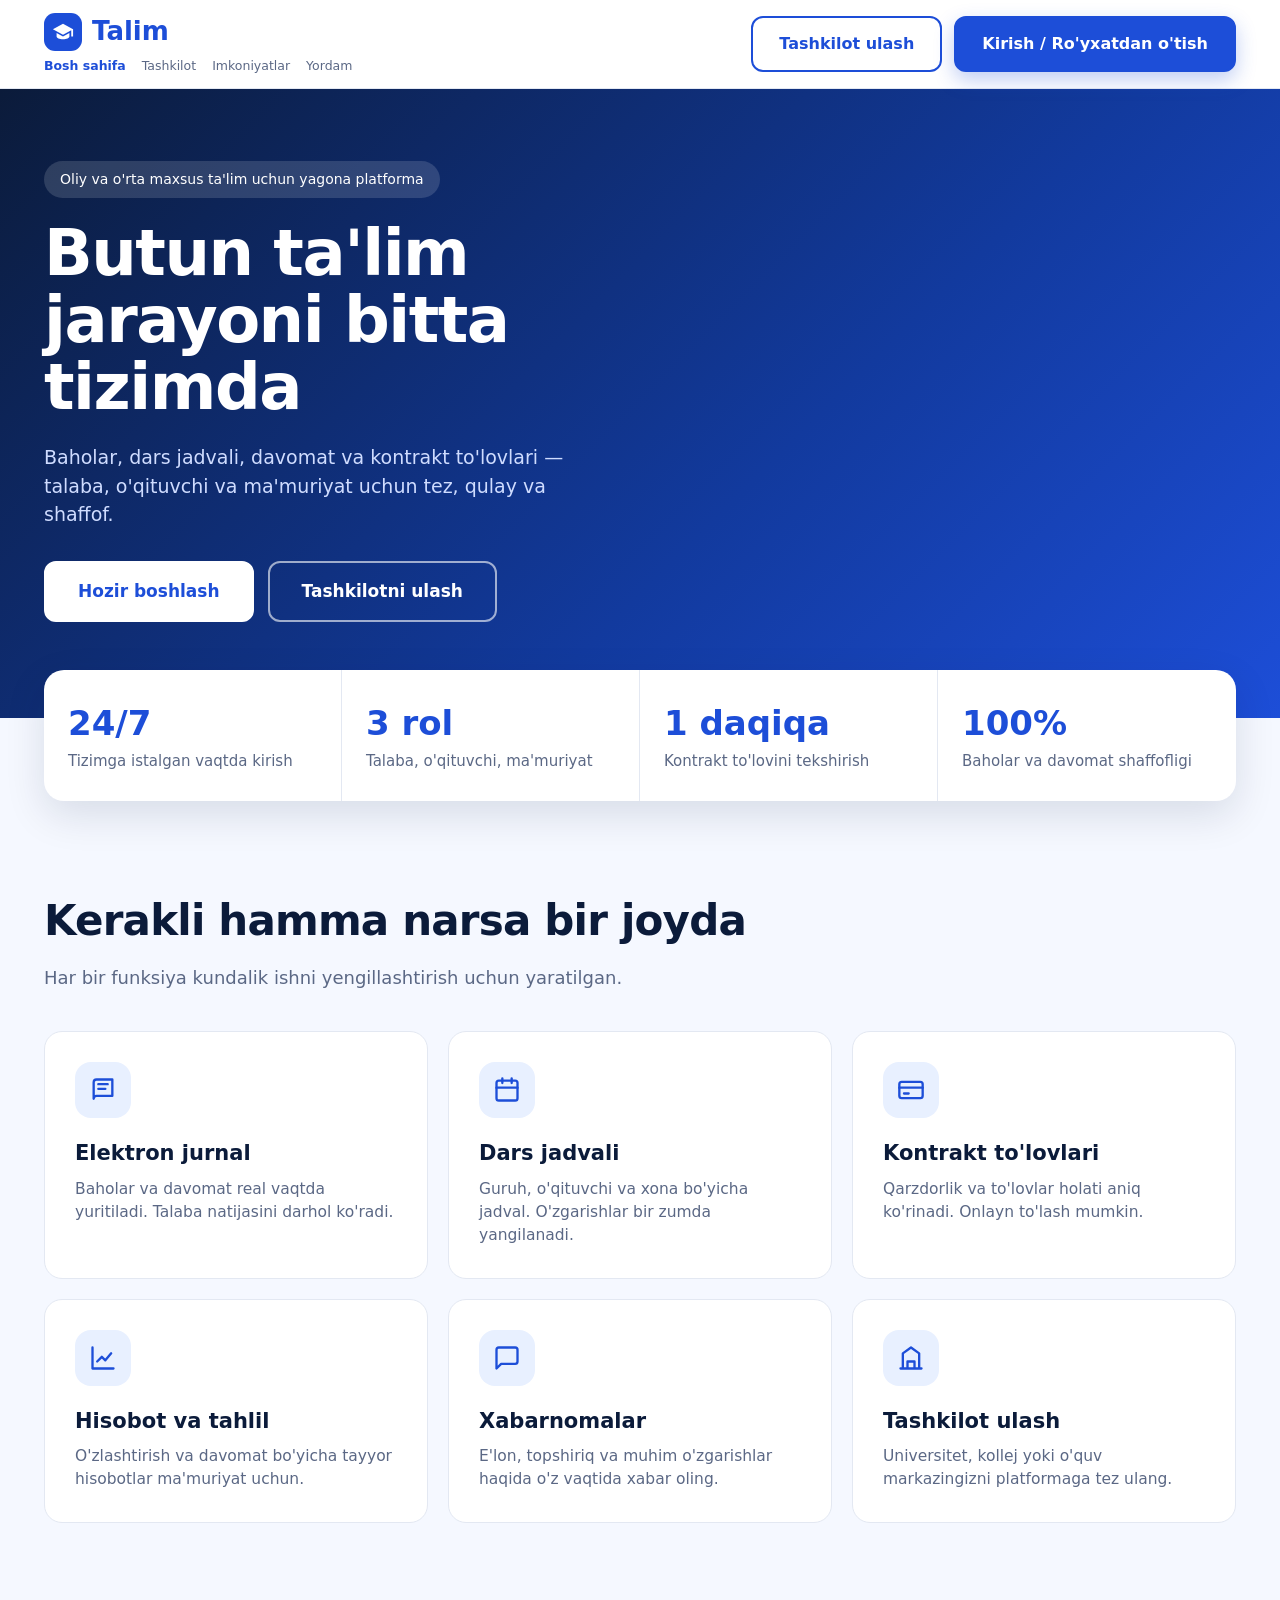
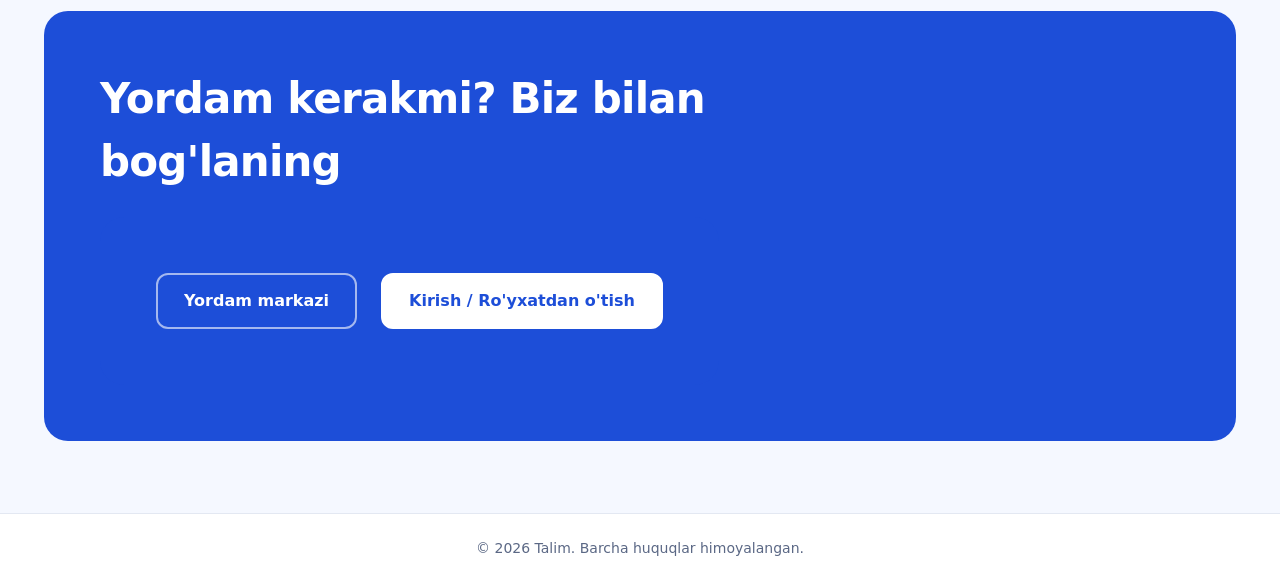
<file: user/templates/index.html>
<!DOCTYPE html>
<html lang="uz">
<head>
<meta charset="UTF-8">
<meta name="viewport" content="width=device-width, initial-scale=1">
<title>Talim — Zamonaviy ta'lim tizimi</title>
<style>
:root{--ink:#0b1b3a;--blue:#1d4ed8;--blue-d:#123a9e;--sky:#e8f0ff;--line:#e3e8f2;--mut:#5b6885;--bg:#f5f8ff;--ok:#12b76a}
*{box-sizing:border-box;margin:0;padding:0}
body{font-family:"Segoe UI",Inter,system-ui,Arial,sans-serif;color:var(--ink);background:var(--bg);line-height:1.5}
a{text-decoration:none;color:inherit}
a:focus-visible,button:focus-visible{outline:3px solid #93b4ff;outline-offset:2px}

/* HEADER */
header{background:#fff;border-bottom:1px solid var(--line);position:sticky;top:0;z-index:10}
.bar{max-width:1240px;margin:0 auto;padding:12px 24px;display:flex;align-items:center;justify-content:space-between;gap:24px}
.brand{display:flex;flex-direction:column;gap:6px}
.logo{display:flex;align-items:center;gap:10px;font-size:26px;font-weight:800;color:var(--blue)}
.logo i{width:38px;height:38px;border-radius:11px;background:var(--blue);display:grid;place-items:center}
.logo svg{width:22px;height:22px;fill:#fff}
.mini{display:flex;gap:16px;font-size:12.5px;color:var(--mut)}
.mini a:hover,.mini a.on{color:var(--blue)}
.mini a.on{font-weight:600}
.actions{display:flex;gap:12px}
.btn{display:inline-flex;align-items:center;justify-content:center;padding:14px 26px;border-radius:12px;font-size:16px;font-weight:700;border:2px solid var(--blue);cursor:pointer;transition:.15s}
.btn.fill{background:var(--blue);color:#fff;box-shadow:0 8px 20px rgba(29,78,216,.28)}
.btn.fill:hover{background:var(--blue-d);border-color:var(--blue-d)}
.btn.line{background:#fff;color:var(--blue)}
.btn.line:hover{background:var(--sky)}

/* HERO */
.hero{background:linear-gradient(135deg,#0b1b3a 0%,#123a9e 60%,#1d4ed8 100%);color:#fff}
.hero-in{max-width:1240px;margin:0 auto;padding:72px 24px 96px;display:grid;grid-template-columns:1.15fr .85fr;gap:48px;align-items:center}
.tag{display:inline-block;background:rgba(255,255,255,.14);padding:8px 16px;border-radius:99px;font-size:14px;margin-bottom:22px}
h1{font-size:clamp(36px,5.2vw,64px);line-height:1.05;font-weight:800;letter-spacing:-1.5px}
.hero p{margin:22px 0 32px;font-size:19px;color:#cfdcff;max-width:560px}
.hero .btn.fill{background:#fff;color:var(--blue);border-color:#fff;box-shadow:none;padding:16px 32px;font-size:17px}
.hero .btn.line{background:transparent;color:#fff;border-color:rgba(255,255,255,.6);padding:16px 32px;font-size:17px}
.hero .btn.line:hover{background:rgba(255,255,255,.12)}
.cta{display:flex;gap:14px;flex-wrap:wrap}

/* mock panel */
.panel{background:#fff;color:var(--ink);border-radius:20px;padding:22px;box-shadow:0 30px 60px rgba(0,0,0,.3)}
.panel h4{font-size:15px;color:var(--mut);font-weight:600;margin-bottom:14px}
.row{display:flex;justify-content:space-between;align-items:center;padding:12px 0;border-bottom:1px solid var(--line);font-size:15px}
.row:last-child{border:0}
.pill{padding:4px 12px;border-radius:99px;font-size:13px;font-weight:700;background:#dcfae6;color:#067647}
.pill.b{background:var(--sky);color:var(--blue)}
.big{font-size:34px;font-weight:800;color:var(--blue)}

/* FEATURES */
.wrap{max-width:1240px;margin:0 auto;padding:0 24px}
.stats{margin-top:-48px;position:relative;display:grid;grid-template-columns:repeat(4,1fr);background:#fff;border-radius:20px;box-shadow:0 14px 40px rgba(11,27,58,.12);overflow:hidden}
.stats div{padding:28px 24px;border-right:1px solid var(--line)}
.stats div:last-child{border:0}
.stats b{display:block;font-size:34px;color:var(--blue);font-weight:800}
.stats span{color:var(--mut);font-size:15px}
section{padding:88px 0 0}
h2{font-size:clamp(28px,3.4vw,42px);letter-spacing:-.8px;font-weight:800;max-width:720px}
.sub{color:var(--mut);font-size:18px;margin:12px 0 40px;max-width:640px}
.grid{display:grid;grid-template-columns:repeat(3,1fr);gap:20px}
.f{background:#fff;border:1px solid var(--line);border-radius:18px;padding:30px}
.f .ic{width:56px;height:56px;border-radius:16px;background:var(--sky);display:grid;place-items:center;margin-bottom:20px}
.f svg{width:28px;height:28px;stroke:var(--blue);fill:none;stroke-width:2;stroke-linecap:round;stroke-linejoin:round}
.f h3{font-size:21px;margin-bottom:8px}
.f p{color:var(--mut);font-size:15.5px}

.final{margin:88px auto 0;max-width:1240px;padding:0 24px 72px}
.final div{background:var(--blue);color:#fff;border-radius:24px;padding:56px;display:flex;justify-content:space-between;align-items:center;gap:24px;flex-wrap:wrap}
.final h2{color:#fff}
.final .btn.fill{background:#fff;color:var(--blue);border-color:#fff;box-shadow:none}
.final .btn.line{background:transparent;color:#fff;border-color:rgba(255,255,255,.6)}
footer{border-top:1px solid var(--line);background:#fff;padding:24px;text-align:center;color:var(--mut);font-size:14px}

@media(max-width:920px){
 .hero-in{grid-template-columns:1fr;padding:48px 20px 80px}
 .grid{grid-template-columns:1fr 1fr}
 .stats{grid-template-columns:1fr 1fr}
 .stats div:nth-child(2){border-right:0}
 .stats div:nth-child(-n+2){border-bottom:1px solid var(--line)}
}
@media(max-width:640px){
 .bar{flex-direction:column;align-items:flex-start}
 .actions{width:100%}.actions .btn{flex:1;padding:12px 10px;font-size:14px}
 .mini{flex-wrap:wrap;gap:6px 14px}
 .grid{grid-template-columns:1fr}
 .final div{padding:32px 24px}
}
</style>
</head>
<body>

<header>
 <div class="bar">
  <div class="brand">
   <a href="#" class="logo" aria-label="Talim">
    <i><svg viewBox="0 0 24 24"><path d="M12 3 1 9l11 6 9-4.9V17h2V9L12 3zM5 13.2V17c0 1.7 3.1 3 7 3s7-1.3 7-3v-3.8l-7 3.8-7-3.8z"/></svg></i>
    Talim
   </a>
   <nav class="mini" aria-label="Asosiy menyu">
    <a href="#" class="on">Bosh sahifa</a>
    <a href="#tashkilot">Tashkilot</a>
    <a href="#imkoniyatlar">Imkoniyatlar</a>
    <a href="/yordam/">Yordam</a>
   </nav>
  </div>
  <div class="actions">
   <a href="/tashkilot/" class="btn line">Tashkilot ulash</a>
   <a href="/registratsiya/" class="btn fill">Kirish / Ro'yxatdan o'tish</a>
  </div>
 </div>
</header>

<main>
 <div class="hero">
  <div class="hero-in">
   <div>
    <span class="tag">Oliy va o'rta maxsus ta'lim uchun yagona platforma</span>
    <h1>Butun ta'lim jarayoni bitta tizimda</h1>
    <p>Baholar, dars jadvali, davomat va kontrakt to'lovlari — talaba, o'qituvchi va ma'muriyat uchun tez, qulay va shaffof.</p>
    <div class="cta">
     <a href="/boshlash/" class="btn fill">Hozir boshlash</a>
     <a href="/tashkilot/" class="btn line">Tashkilotni ulash</a>
    </div>
   </div>
   <!-- <div class="panel" aria-hidden="true">
    <h4>Talaba kabineti</h4>
    <div class="row"><span>Davomat</span><span class="big">96%</span></div>
    <div class="row"><span>Matematika — joriy nazorat</span><span class="pill">5 ball</span></div>
    <div class="row"><span>Kontrakt to'lovi</span><span class="pill">To'langan</span></div>
    <div class="row"><span>Keyingi dars, 09:00</span><span class="pill b">Xona 214</span></div>
   </div> -->
  </div>
 </div>

 <div class="wrap">
  <div class="stats">
   <div><b>24/7</b><span>Tizimga istalgan vaqtda kirish</span></div>
   <div><b>3 rol</b><span>Talaba, o'qituvchi, ma'muriyat</span></div>
   <div><b>1 daqiqa</b><span>Kontrakt to'lovini tekshirish</span></div>
   <div><b>100%</b><span>Baholar va davomat shaffofligi</span></div>
  </div>

  <section id="imkoniyatlar">
   <h2>Kerakli hamma narsa bir joyda</h2>
   <p class="sub">Har bir funksiya kundalik ishni yengillashtirish uchun yaratilgan.</p>
   <div class="grid">
    <div class="f"><div class="ic"><svg viewBox="0 0 24 24"><path d="M4 19.5A2.5 2.5 0 0 1 6.5 17H20V3H6.5A2.5 2.5 0 0 0 4 5.5v14zM8 7h8M8 11h6"/></svg></div><h3>Elektron jurnal</h3><p>Baholar va davomat real vaqtda yuritiladi. Talaba natijasini darhol ko'radi.</p></div>
    <div class="f"><div class="ic"><svg viewBox="0 0 24 24"><rect x="3" y="4" width="18" height="17" rx="2"/><path d="M8 2v4M16 2v4M3 10h18"/></svg></div><h3>Dars jadvali</h3><p>Guruh, o'qituvchi va xona bo'yicha jadval. O'zgarishlar bir zumda yangilanadi.</p></div>
    <div class="f"><div class="ic"><svg viewBox="0 0 24 24"><rect x="2" y="5" width="20" height="14" rx="2"/><path d="M2 10h20M6 15h4"/></svg></div><h3>Kontrakt to'lovlari</h3><p>Qarzdorlik va to'lovlar holati aniq ko'rinadi. Onlayn to'lash mumkin.</p></div>
    <div class="f"><div class="ic"><svg viewBox="0 0 24 24"><path d="M3 3v18h18M7 15l4-4 3 3 5-6"/></svg></div><h3>Hisobot va tahlil</h3><p>O'zlashtirish va davomat bo'yicha tayyor hisobotlar ma'muriyat uchun.</p></div>
    <div class="f"><div class="ic"><svg viewBox="0 0 24 24"><path d="M21 15a2 2 0 0 1-2 2H7l-4 4V5a2 2 0 0 1 2-2h14a2 2 0 0 1 2 2z"/></svg></div><h3>Xabarnomalar</h3><p>E'lon, topshiriq va muhim o'zgarishlar haqida o'z vaqtida xabar oling.</p></div>
    <div class="f" id="tashkilot"><div class="ic"><svg viewBox="0 0 24 24"><path d="M3 21h18M5 21V8l7-5 7 5v13M9 21v-6h6v6"/></svg></div><h3>Tashkilot ulash</h3><p>Universitet, kollej yoki o'quv markazingizni platformaga tez ulang.</p></div>
   </div>
  </section>
 </div>

 <div class="final" id="yordam">
  <div>
   <h2>Yordam kerakmi? Biz bilan bog'laning</h2>
   <div class="cta">
    <a href="/yordam/" class="btn line">Yordam markazi</a>
    <a href="/registratsiya/" class="btn fill">Kirish / Ro'yxatdan o'tish</a>
   </div>
  </div>
 </div>
</main>

<footer>© 2026 Talim. Barcha huquqlar himoyalangan.</footer>
</body>
</html>
</file>
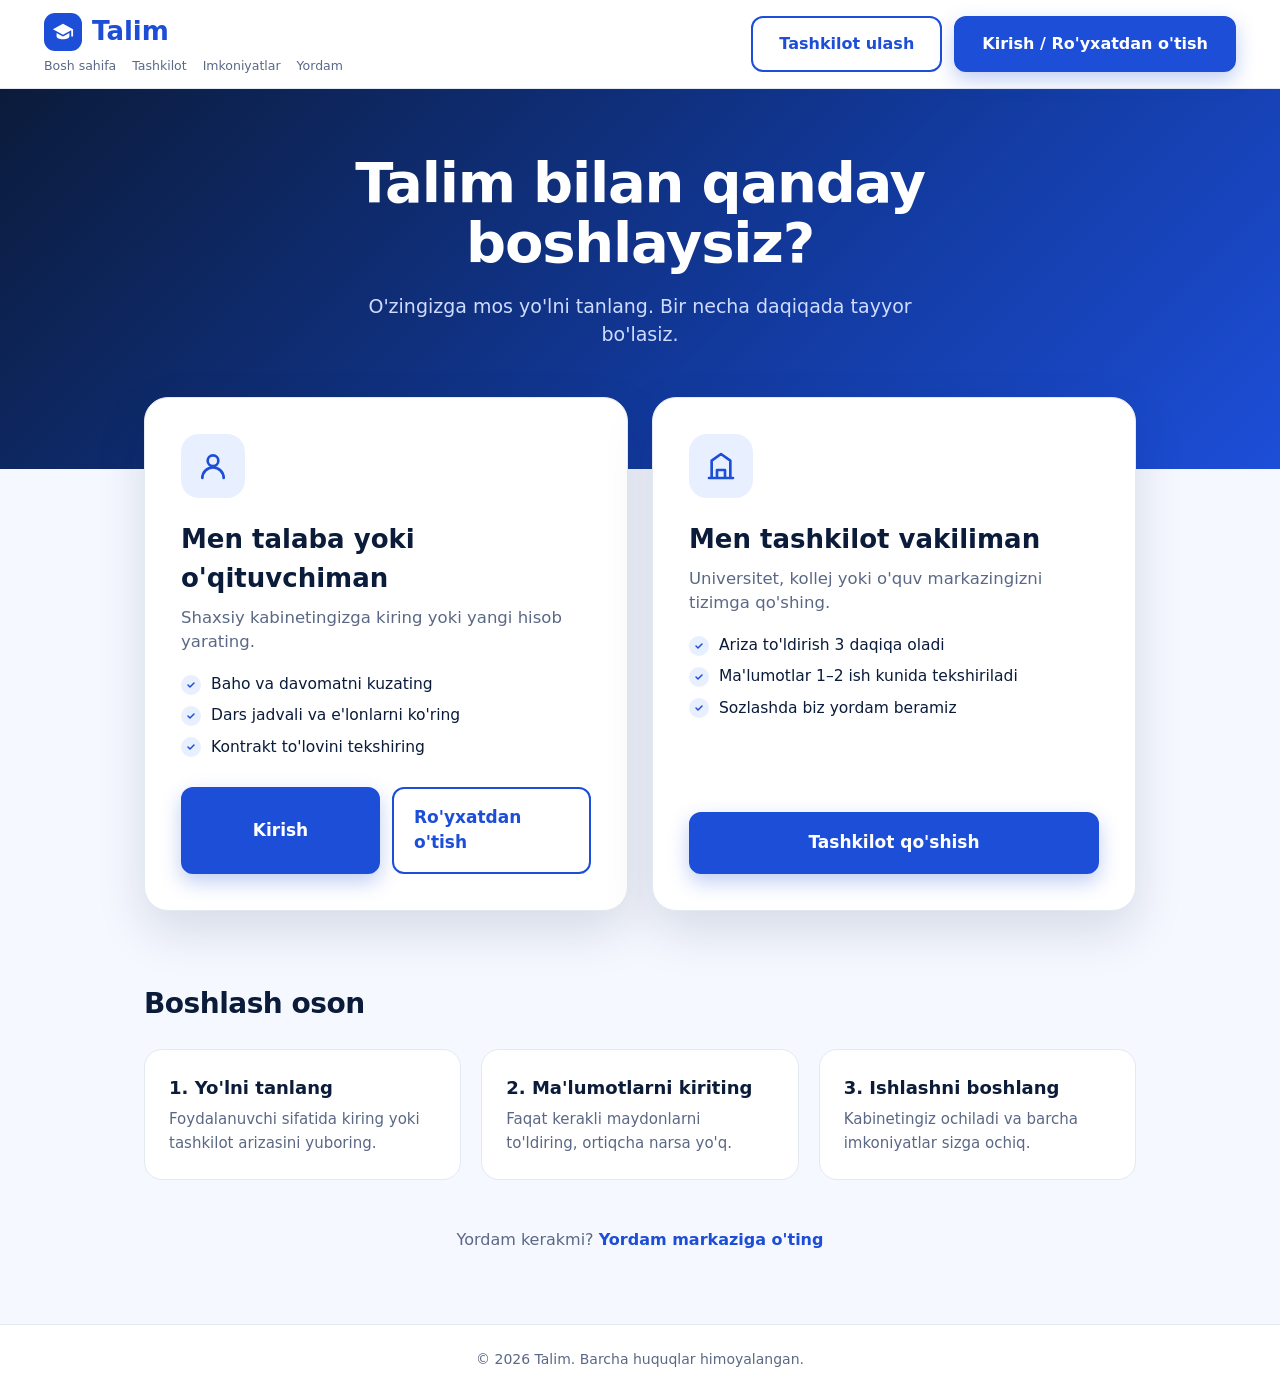
<file: user/templates/boshlash.html>
<!DOCTYPE html>
<html lang="uz">
<head>
<meta charset="UTF-8">
<meta name="viewport" content="width=device-width, initial-scale=1">
<title>Hozir boshlash — Talim</title>
<style>
:root{--ink:#0b1b3a;--blue:#1d4ed8;--blue-d:#123a9e;--sky:#e8f0ff;--line:#e3e8f2;--mut:#5b6885;--bg:#f5f8ff}
*{box-sizing:border-box;margin:0;padding:0}
body{font-family:"Segoe UI",Inter,system-ui,Arial,sans-serif;color:var(--ink);background:var(--bg);line-height:1.5}
a{text-decoration:none;color:inherit}
a:focus-visible,button:focus-visible{outline:3px solid #93b4ff;outline-offset:2px}

header{background:#fff;border-bottom:1px solid var(--line);position:sticky;top:0;z-index:10}
.bar{max-width:1240px;margin:0 auto;padding:12px 24px;display:flex;align-items:center;justify-content:space-between;gap:24px}
.brand{display:flex;flex-direction:column;gap:6px}
.logo{display:flex;align-items:center;gap:10px;font-size:26px;font-weight:800;color:var(--blue)}
.logo i{width:38px;height:38px;border-radius:11px;background:var(--blue);display:grid;place-items:center}
.logo svg{width:22px;height:22px;fill:#fff}
.mini{display:flex;gap:16px;font-size:12.5px;color:var(--mut)}
.mini a:hover{color:var(--blue)}
.actions{display:flex;gap:12px}
.btn{display:inline-flex;align-items:center;justify-content:center;padding:14px 26px;border-radius:12px;font-size:16px;font-weight:700;border:2px solid var(--blue);cursor:pointer;transition:.15s;font-family:inherit}
.btn.fill{background:var(--blue);color:#fff;box-shadow:0 8px 20px rgba(29,78,216,.28)}
.btn.fill:hover{background:var(--blue-d);border-color:var(--blue-d)}
.btn.line{background:#fff;color:var(--blue)}
.btn.line:hover{background:var(--sky)}

.top{background:linear-gradient(135deg,#0b1b3a 0%,#123a9e 60%,#1d4ed8 100%);color:#fff;text-align:center;padding:64px 24px 120px}
.top h1{font-size:clamp(34px,5vw,56px);line-height:1.08;letter-spacing:-1.2px;font-weight:800;max-width:800px;margin:0 auto}
.top p{color:#cfdcff;font-size:19px;margin:18px auto 0;max-width:560px}

.choose{max-width:1040px;margin:-72px auto 0;padding:0 24px;display:grid;grid-template-columns:1fr 1fr;gap:24px;position:relative}
.opt{background:#fff;border:1px solid var(--line);border-radius:24px;padding:36px;box-shadow:0 20px 50px rgba(11,27,58,.13);display:flex;flex-direction:column}
.ic{width:64px;height:64px;border-radius:18px;background:var(--sky);display:grid;place-items:center;margin-bottom:22px}
.ic svg{width:32px;height:32px;stroke:var(--blue);fill:none;stroke-width:2;stroke-linecap:round;stroke-linejoin:round}
.opt h2{font-size:26px;font-weight:800;margin-bottom:8px}
.opt>p{color:var(--mut);font-size:16.5px;margin-bottom:18px}
.opt ul{list-style:none;display:grid;gap:8px;margin-bottom:28px;font-size:15.5px}
.opt li{display:flex;gap:10px;align-items:center}
.opt li:before{content:"";flex:none;width:20px;height:20px;border-radius:50%;background:var(--sky) url("data:image/svg+xml,%3Csvg xmlns='http://www.w3.org/2000/svg' viewBox='0 0 24 24' fill='none' stroke='%231d4ed8' stroke-width='3' stroke-linecap='round' stroke-linejoin='round'%3E%3Cpath d='M6 12l4 4 8-8'/%3E%3C/svg%3E") center/12px no-repeat}
.cta{margin-top:auto;display:flex;gap:12px;flex-wrap:wrap}
.cta .btn{flex:1;min-width:150px;padding:16px 20px;font-size:17px}

.how{max-width:1040px;margin:72px auto 0;padding:0 24px}
.how h3{font-size:28px;font-weight:800;margin-bottom:24px;letter-spacing:-.5px}
.st{display:grid;grid-template-columns:repeat(3,1fr);gap:20px}
.st div{background:#fff;border:1px solid var(--line);border-radius:18px;padding:24px}
.st b{display:block;font-size:18px;margin-bottom:6px}
.st span{color:var(--mut);font-size:15px}
.help{max-width:1040px;margin:48px auto 0;padding:0 24px 72px;text-align:center;color:var(--mut)}
.help a{color:var(--blue);font-weight:700}
footer{border-top:1px solid var(--line);background:#fff;padding:24px;text-align:center;color:var(--mut);font-size:14px}

@media(max-width:860px){.choose{grid-template-columns:1fr}.st{grid-template-columns:1fr}.top{padding:44px 20px 110px}}
@media(max-width:640px){
 .bar{flex-direction:column;align-items:flex-start}
 .actions{width:100%}.actions .btn{flex:1;padding:12px 10px;font-size:14px}
 .mini{flex-wrap:wrap;gap:6px 14px}
 .opt{padding:26px}
}
</style>
</head>
<body>

<header>
 <div class="bar">
  <div class="brand">
   <a href="/" class="logo" aria-label="Talim">
    <i><svg viewBox="0 0 24 24"><path d="M12 3 1 9l11 6 9-4.9V17h2V9L12 3zM5 13.2V17c0 1.7 3.1 3 7 3s7-1.3 7-3v-3.8l-7 3.8-7-3.8z"/></svg></i>
    Talim
   </a>
   <nav class="mini" aria-label="Asosiy menyu">
    <a href="/">Bosh sahifa</a>
    <a href="/tashkilot/">Tashkilot</a>
    <a href="/#imkoniyatlar">Imkoniyatlar</a>
    <a href="/yordam/">Yordam</a>
   </nav>
  </div>
  <div class="actions">
   <a href="/tashkilot/" class="btn line">Tashkilot ulash</a>
   <a href="/registratsiya/" class="btn fill">Kirish / Ro'yxatdan o'tish</a>
  </div>
 </div>
</header>

<main>
 <div class="top">
  <h1>Talim bilan qanday boshlaysiz?</h1>
  <p>O'zingizga mos yo'lni tanlang. Bir necha daqiqada tayyor bo'lasiz.</p>
 </div>

 <div class="choose">
  <section class="opt">
   <div class="ic"><svg viewBox="0 0 24 24"><circle cx="12" cy="8" r="4"/><path d="M4 21c0-4.4 3.6-8 8-8s8 3.6 8 8"/></svg></div>
   <h2>Men talaba yoki o'qituvchiman</h2>
   <p>Shaxsiy kabinetingizga kiring yoki yangi hisob yarating.</p>
   <ul>
    <li>Baho va davomatni kuzating</li>
    <li>Dars jadvali va e'lonlarni ko'ring</li>
    <li>Kontrakt to'lovini tekshiring</li>
   </ul>
   <div class="cta">
    <a href="/registratsiya/" class="btn fill">Kirish</a>
    <a href="/registratsiya/" class="btn line">Ro'yxatdan o'tish</a>
   </div>
  </section>

  <section class="opt">
   <div class="ic"><svg viewBox="0 0 24 24"><path d="M3 21h18M5 21V8l7-5 7 5v13M9 21v-6h6v6"/></svg></div>
   <h2>Men tashkilot vakiliman</h2>
   <p>Universitet, kollej yoki o'quv markazingizni tizimga qo'shing.</p>
   <ul>
    <li>Ariza to'ldirish 3 daqiqa oladi</li>
    <li>Ma'lumotlar 1–2 ish kunida tekshiriladi</li>
    <li>Sozlashda biz yordam beramiz</li>
   </ul>
   <div class="cta">
    <a href="/tashkilot/" class="btn fill">Tashkilot qo'shish</a>
   </div>
  </section>
 </div>

 <section class="how">
  <h3>Boshlash oson</h3>
  <div class="st">
   <div><b>1. Yo'lni tanlang</b><span>Foydalanuvchi sifatida kiring yoki tashkilot arizasini yuboring.</span></div>
   <div><b>2. Ma'lumotlarni kiriting</b><span>Faqat kerakli maydonlarni to'ldiring, ortiqcha narsa yo'q.</span></div>
   <div><b>3. Ishlashni boshlang</b><span>Kabinetingiz ochiladi va barcha imkoniyatlar sizga ochiq.</span></div>
  </div>
 </section>

 <p class="help">Yordam kerakmi? <a href="/yordam/">Yordam markaziga o'ting</a></p>
</main>

<footer>© 2026 Talim. Barcha huquqlar himoyalangan.</footer>
</body>
</html>
</file>
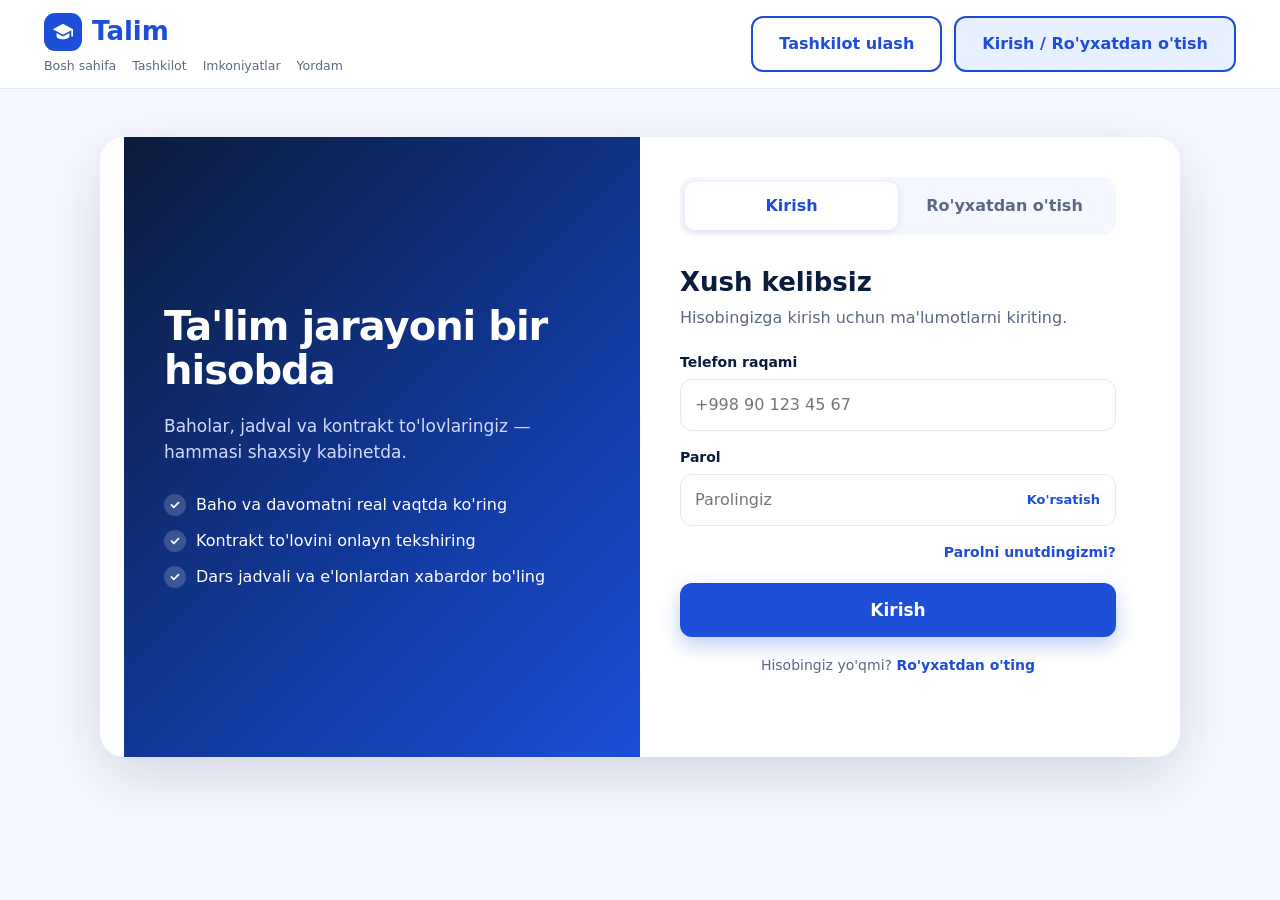
<file: user/templates/registratsiya.html>
<!DOCTYPE html>
<html lang="uz">
<head>
<meta charset="UTF-8">
<meta name="viewport" content="width=device-width, initial-scale=1">
<title>Kirish / Ro'yxatdan o'tish — Talim</title>
<style>
:root{--ink:#0b1b3a;--blue:#1d4ed8;--blue-d:#123a9e;--sky:#e8f0ff;--line:#e3e8f2;--mut:#5b6885;--bg:#f5f8ff;--err:#d92d20}
*{box-sizing:border-box;margin:0;padding:0}
body{font-family:"Segoe UI",Inter,system-ui,Arial,sans-serif;color:var(--ink);background:var(--bg);line-height:1.5}
a{text-decoration:none;color:inherit}
a:focus-visible,button:focus-visible,input:focus-visible,select:focus-visible{outline:3px solid #93b4ff;outline-offset:2px}

header{background:#fff;border-bottom:1px solid var(--line);position:sticky;top:0;z-index:10}
.bar{max-width:1240px;margin:0 auto;padding:12px 24px;display:flex;align-items:center;justify-content:space-between;gap:24px}
.brand{display:flex;flex-direction:column;gap:6px}
.logo{display:flex;align-items:center;gap:10px;font-size:26px;font-weight:800;color:var(--blue)}
.logo i{width:38px;height:38px;border-radius:11px;background:var(--blue);display:grid;place-items:center}
.logo svg{width:22px;height:22px;fill:#fff}
.mini{display:flex;gap:16px;font-size:12.5px;color:var(--mut)}
.mini a:hover{color:var(--blue)}
.actions{display:flex;gap:12px}
.btn{display:inline-flex;align-items:center;justify-content:center;padding:14px 26px;border-radius:12px;font-size:16px;font-weight:700;border:2px solid var(--blue);cursor:pointer;transition:.15s;font-family:inherit}
.btn.fill{background:var(--blue);color:#fff;box-shadow:0 8px 20px rgba(29,78,216,.28)}
.btn.fill:hover{background:var(--blue-d);border-color:var(--blue-d)}
.btn.line{background:#fff;color:var(--blue)}
.btn.line:hover{background:var(--sky)}
.btn.on{background:var(--sky)}

.page{max-width:1080px;margin:48px auto;padding:0 24px;display:grid;grid-template-columns:1fr 1fr;border-radius:24px;overflow:hidden;box-shadow:0 20px 60px rgba(11,27,58,.14);background:#fff;min-height:620px}
.promo{background:linear-gradient(135deg,#0b1b3a,#123a9e 60%,#1d4ed8);color:#fff;padding:48px 40px;display:flex;flex-direction:column;justify-content:center;gap:22px}
.promo h1{font-size:clamp(28px,3.4vw,40px);line-height:1.1;letter-spacing:-1px;font-weight:800}
.promo p{color:#cfdcff;font-size:17px}
.promo ul{list-style:none;display:grid;gap:12px;margin-top:6px}
.promo li{display:flex;gap:10px;align-items:center;font-size:16px}
.promo li:before{content:"";flex:none;width:22px;height:22px;border-radius:50%;background:rgba(255,255,255,.18) url("data:image/svg+xml,%3Csvg xmlns='http://www.w3.org/2000/svg' viewBox='0 0 24 24' fill='none' stroke='white' stroke-width='3' stroke-linecap='round' stroke-linejoin='round'%3E%3Cpath d='M6 12l4 4 8-8'/%3E%3C/svg%3E") center/14px no-repeat}

.box{padding:40px}
.tabs{display:grid;grid-template-columns:1fr 1fr;background:var(--bg);border-radius:14px;padding:5px;margin-bottom:28px}
.tabs button{border:0;background:none;padding:12px;border-radius:10px;font:inherit;font-weight:700;color:var(--mut);cursor:pointer}
.tabs button[aria-selected=true]{background:#fff;color:var(--blue);box-shadow:0 2px 8px rgba(11,27,58,.1)}
h2{font-size:26px;font-weight:800;margin-bottom:4px}
.lead{color:var(--mut);margin-bottom:22px}
.panel{display:none}.panel.show{display:block}

.field{display:flex;flex-direction:column;gap:6px;margin-bottom:16px}
label{font-size:14px;font-weight:600}
input,select{font:inherit;padding:13px 14px;border:1.5px solid var(--line);border-radius:12px;background:#fff;color:var(--ink);width:100%}
input:hover,select:hover{border-color:#b9c7e6}
input:focus,select:focus{border-color:var(--blue)}
.field.bad input,.field.bad select{border-color:var(--err)}
.msg{color:var(--err);font-size:13px;display:none}
.field.bad .msg,.msg.show{display:block}
.pw{position:relative}
.pw input{padding-right:70px}
.pw button{position:absolute;right:8px;top:50%;transform:translateY(-50%);border:0;background:none;color:var(--blue);font:inherit;font-size:13px;font-weight:700;cursor:pointer;padding:8px}
.g2{display:grid;grid-template-columns:1fr 1fr;gap:0 14px}
.roles{display:grid;grid-template-columns:1fr 1fr;gap:10px;margin-bottom:16px}
.roles input{position:absolute;opacity:0;width:0}
.roles label{border:1.5px solid var(--line);border-radius:12px;padding:12px;text-align:center;cursor:pointer;font-weight:600;transition:.15s}
.roles label:hover{border-color:var(--blue)}
.roles input:checked+label{background:var(--sky);border-color:var(--blue);color:var(--blue)}
.roles input:focus-visible+label{outline:3px solid #93b4ff}
.row{display:flex;justify-content:space-between;align-items:center;font-size:14px;margin-bottom:20px}
.row label{display:flex;gap:8px;align-items:center;font-weight:500;color:var(--mut)}
.row a{color:var(--blue);font-weight:600}
input[type=checkbox]{width:18px;height:18px;padding:0;accent-color:var(--blue)}
.submit{width:100%;padding:15px;font-size:17px}
.alt{text-align:center;margin-top:18px;font-size:14px;color:var(--mut)}
.alt button{color:var(--blue);border:0;background:none;font:inherit;font-weight:700;cursor:pointer}

@media(max-width:860px){.page{grid-template-columns:1fr;margin:0;border-radius:0;padding:0}.promo{padding:32px 24px}.box{padding:28px 20px}}
@media(max-width:640px){
 .bar{flex-direction:column;align-items:flex-start}
 .actions{width:100%}.actions .btn{flex:1;padding:12px 10px;font-size:14px}
 .mini{flex-wrap:wrap;gap:6px 14px}
 .g2{grid-template-columns:1fr}
}
</style>
</head>
<body>

<header>
 <div class="bar">
  <div class="brand">
   <a href="/" class="logo" aria-label="Talim">
    <i><svg viewBox="0 0 24 24"><path d="M12 3 1 9l11 6 9-4.9V17h2V9L12 3zM5 13.2V17c0 1.7 3.1 3 7 3s7-1.3 7-3v-3.8l-7 3.8-7-3.8z"/></svg></i>
    Talim
   </a>
   <nav class="mini" aria-label="Asosiy menyu">
    <a href="/">Bosh sahifa</a>
    <a href="/tashkilot/">Tashkilot</a>
    <a href="/#imkoniyatlar">Imkoniyatlar</a>
    <a href="/yordam/">Yordam</a>
   </nav>
  </div>
  <div class="actions">
   <a href="/tashkilot/" class="btn line">Tashkilot ulash</a>
   <a href="/registratsiya/" class="btn fill on" style="color:var(--blue);box-shadow:none">Kirish / Ro'yxatdan o'tish</a>
  </div>
 </div>
</header>

<main class="page">
 <aside class="promo">
  <h1>Ta'lim jarayoni bir hisobda</h1>
  <p>Baholar, jadval va kontrakt to'lovlaringiz — hammasi shaxsiy kabinetda.</p>
  <ul>
   <li>Baho va davomatni real vaqtda ko'ring</li>
   <li>Kontrakt to'lovini onlayn tekshiring</li>
   <li>Dars jadvali va e'lonlardan xabardor bo'ling</li>
  </ul>
 </aside>

 <section class="box">
  <div class="tabs" role="tablist">
   <button role="tab" id="tabLogin" aria-selected="true" aria-controls="pLogin">Kirish</button>
   <button role="tab" id="tabReg" aria-selected="false" aria-controls="pReg">Ro'yxatdan o'tish</button>
  </div>

  <!-- KIRISH -->
  <div class="panel show" id="pLogin" role="tabpanel" aria-labelledby="tabLogin">
   <h2>Xush kelibsiz</h2>
   <p class="lead">Hisobingizga kirish uchun ma'lumotlarni kiriting.</p>
   <form id="fLogin" novalidate>
    <div class="field"><label for="lid">Telefon raqami</label><input id="lid" type="tel" autocomplete="username" placeholder="+998 90 123 45 67"><span class="msg">Telefon raqamini kiriting</span></div>
    <div class="field"><label for="lpw">Parol</label>
     <div class="pw"><input id="lpw" type="password" autocomplete="current-password" placeholder="Parolingiz"><button type="button" data-eye="lpw">Ko'rsatish</button></div>
     <span class="msg">Parolni kiriting</span></div>
    <div class="row"><span></span><a href="/yordam/">Parolni unutdingizmi?</a></div>
    <span class="msg" id="lErr" style="margin:-10px 0 12px">Telefon yoki parol noto'g'ri</span>
    <button class="btn fill submit" type="submit">Kirish</button>
   </form>
   <p class="alt">Hisobingiz yo'qmi? <button type="button" data-go="reg">Ro'yxatdan o'ting</button></p>
  </div>

  <!-- RO'YXATDAN O'TISH -->
  <div class="panel" id="pReg" role="tabpanel" aria-labelledby="tabReg">
   <h2>Hisob yaratish</h2>
   <p class="lead">Bir necha soniyada ro'yxatdan o'ting.</p>
   <form id="fReg" novalidate>
    <div class="roles">
     <div><input type="radio" name="role" id="r1" value="talaba" checked><label for="r1">Talaba</label></div>
     <div><input type="radio" name="role" id="r2" value="oqituvchi"><label for="r2">O'qituvchi</label></div>
    </div>
    <div class="field"><label for="fio">F.I.SH.</label><input id="fio" autocomplete="name" placeholder="Familiya Ism Sharif"><span class="msg">Familiya va ismni kiriting</span></div>
    <div class="g2">
     <div class="field"><label for="ph">Telefon</label><input id="ph" type="tel" autocomplete="tel" placeholder="+998 90 123 45 67"><span class="msg" id="phMsg">Telefon raqamini to'g'ri kiriting</span></div>
     <div class="field"><label for="org">Tashkilot</label>
      <select id="org"><option value="">Tanlang</option><option>Universitet</option><option>Kollej / texnikum</option><option>O'quv markaz</option></select>
      <span class="msg">Tashkilotni tanlang</span></div>
    </div>
    <div class="g2">
     <div class="field"><label for="pw1">Parol</label>
      <div class="pw"><input id="pw1" type="password" autocomplete="new-password" placeholder="Kamida 8 belgi"><button type="button" data-eye="pw1">Ko'rsatish</button></div>
      <span class="msg">Parol kamida 8 belgi bo'lsin</span></div>
     <div class="field"><label for="pw2">Parolni takrorlang</label><input id="pw2" type="password" autocomplete="new-password" placeholder="Parolni qayta yozing"><span class="msg">Parollar mos kelmadi</span></div>
    </div>
    <label class="row" style="justify-content:flex-start;gap:8px"><input type="checkbox" id="agree"> <span style="color:var(--mut);font-weight:500">Foydalanish shartlariga roziman</span></label>
    <span class="msg" id="aErr" style="margin:-10px 0 12px">Davom etish uchun rozilik bering</span>
    <button class="btn fill submit" type="submit">Ro'yxatdan o'tish</button>
   </form>
   <p class="alt">Hisobingiz bormi? <button type="button" data-go="login">Kirish</button></p>
  </div>
 </section>
</main>

<script>
const $ = id => document.getElementById(id);
const digits = s => s.replace(/\D/g, '');

// Saqlash yordamchilari (brauzer xotirasi)
const getUsers = () => { try { return JSON.parse(localStorage.getItem('talim_users')) || []; } catch (e) { return []; } };
const setUsers = u => { try { localStorage.setItem('talim_users', JSON.stringify(u)); } catch (e) {} };
const startSession = u => {
  try { localStorage.setItem('talim_user', JSON.stringify({fio: u.fio, role: u.role, phone: u.phone, org: u.org})); } catch (e) {}
  location.href = '/kabinet/';   // kabinet sahifasiga o'tish
};

// Tablar
function show(which){
  const reg = which === 'reg';
  $('pLogin').classList.toggle('show', !reg);
  $('pReg').classList.toggle('show', reg);
  $('tabLogin').setAttribute('aria-selected', !reg);
  $('tabReg').setAttribute('aria-selected', reg);
  history.replaceState(null, '', reg ? '#royxat' : '#kirish');
}
$('tabLogin').onclick = () => show('login');
$('tabReg').onclick = () => show('reg');
document.querySelectorAll('[data-go]').forEach(b => b.onclick = () => show(b.dataset.go));
show(location.hash === '#royxat' ? 'reg' : 'login');

// Parolni ko'rsatish
document.querySelectorAll('[data-eye]').forEach(b => b.onclick = () => {
  const i = $(b.dataset.eye), t = i.type === 'password';
  i.type = t ? 'text' : 'password';
  b.textContent = t ? 'Yashirish' : "Ko'rsatish";
});

const flag = (id, ok) => { $(id).closest('.field').classList.toggle('bad', !ok); return ok; };

// KIRISH
$('fLogin').addEventListener('submit', e => {
  e.preventDefault();
  $('lErr').classList.remove('show');
  const ok = [flag('lid', digits($('lid').value).length >= 9), flag('lpw', $('lpw').value.length >= 1)].every(Boolean);
  if (!ok) return;
  const ph = digits($('lid').value).slice(-9);   // oxirgi 9 raqam bo'yicha solishtiriladi
  const user = getUsers().find(u => digits(u.phone).slice(-9) === ph && u.password === $('lpw').value);
  if (!user) { $('lErr').classList.add('show'); return; }
  startSession(user);
});

// RO'YXATDAN O'TISH
$('fReg').addEventListener('submit', e => {
  e.preventDefault();
  $('phMsg').textContent = "Telefon raqamini to'g'ri kiriting";
  const ok = [
    flag('fio', $('fio').value.trim().split(/\s+/).length >= 2),
    flag('ph', digits($('ph').value).length >= 9),
    flag('org', $('org').value !== ''),
    flag('pw1', $('pw1').value.length >= 8),
    flag('pw2', $('pw2').value === $('pw1').value && $('pw2').value !== '')
  ].every(Boolean);
  const agreed = $('agree').checked;
  $('aErr').classList.toggle('show', !agreed);
  if (!ok || !agreed) return;

  const users = getUsers(), ph = digits($('ph').value).slice(-9);
  if (users.some(u => digits(u.phone).slice(-9) === ph)) {
    $('phMsg').textContent = "Bu raqam allaqachon ro'yxatdan o'tgan. Kirish bo'limidan foydalaning";
    flag('ph', false);
    return;
  }
  const user = {
    role: document.querySelector('[name=role]:checked').value,
    fio: $('fio').value.trim(),
    phone: $('ph').value.trim(),
    org: $('org').value,
    password: $('pw1').value
  };
  users.push(user);
  setUsers(users);
  startSession(user);   // ro'yxatdan o'tgach darhol kabinet ochiladi
});
</script>
</body>
</html>
</file>
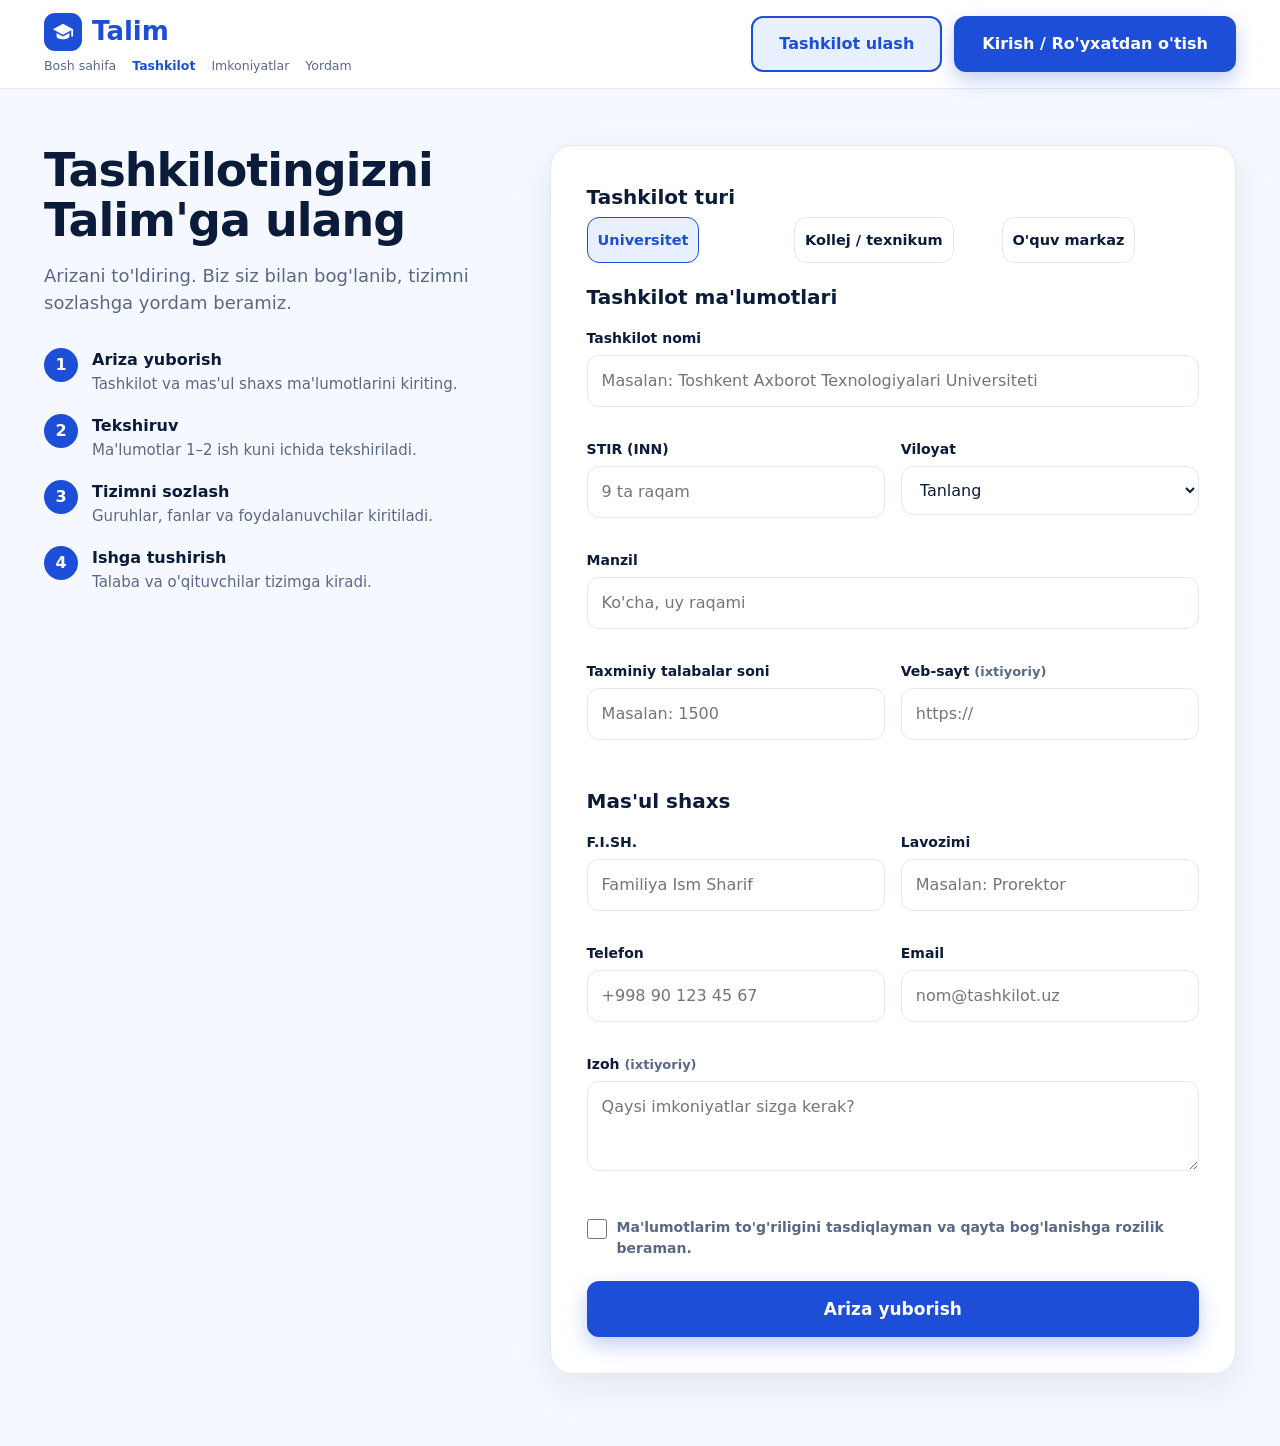
<file: user/templates/tashkilot.html>
<!DOCTYPE html>
<html lang="uz">
<head>
<meta charset="UTF-8">
<meta name="viewport" content="width=device-width, initial-scale=1">
<title>Tashkilot ulash — Talim</title>
<style>
:root{--ink:#0b1b3a;--blue:#1d4ed8;--blue-d:#123a9e;--sky:#e8f0ff;--line:#e3e8f2;--mut:#5b6885;--bg:#f5f8ff;--err:#d92d20}
*{box-sizing:border-box;margin:0;padding:0}
body{font-family:"Segoe UI",Inter,system-ui,Arial,sans-serif;color:var(--ink);background:var(--bg);line-height:1.5}
a{text-decoration:none;color:inherit}
a:focus-visible,button:focus-visible,input:focus-visible,select:focus-visible,textarea:focus-visible{outline:3px solid #93b4ff;outline-offset:2px}

header{background:#fff;border-bottom:1px solid var(--line);position:sticky;top:0;z-index:10}
.bar{max-width:1240px;margin:0 auto;padding:12px 24px;display:flex;align-items:center;justify-content:space-between;gap:24px}
.brand{display:flex;flex-direction:column;gap:6px}
.logo{display:flex;align-items:center;gap:10px;font-size:26px;font-weight:800;color:var(--blue)}
.logo i{width:38px;height:38px;border-radius:11px;background:var(--blue);display:grid;place-items:center}
.logo svg{width:22px;height:22px;fill:#fff}
.mini{display:flex;gap:16px;font-size:12.5px;color:var(--mut)}
.mini a:hover,.mini a.on{color:var(--blue)}
.mini a.on{font-weight:600}
.actions{display:flex;gap:12px}
.btn{display:inline-flex;align-items:center;justify-content:center;padding:14px 26px;border-radius:12px;font-size:16px;font-weight:700;border:2px solid var(--blue);cursor:pointer;transition:.15s;font-family:inherit}
.btn.fill{background:var(--blue);color:#fff;box-shadow:0 8px 20px rgba(29,78,216,.28)}
.btn.fill:hover{background:var(--blue-d);border-color:var(--blue-d)}
.btn.line{background:#fff;color:var(--blue)}
.btn.line:hover,.btn.line.on{background:var(--sky)}

.page{max-width:1240px;margin:0 auto;padding:56px 24px 72px;display:grid;grid-template-columns:.8fr 1.2fr;gap:48px;align-items:start}
.side{position:sticky;top:120px}
.side h1{font-size:clamp(30px,4vw,46px);line-height:1.1;letter-spacing:-1px;font-weight:800}
.side>p{color:var(--mut);font-size:18px;margin:16px 0 32px}
.steps{list-style:none;display:grid;gap:18px;counter-reset:s}
.steps li{display:flex;gap:14px;align-items:flex-start;counter-increment:s}
.steps li:before{content:counter(s);flex:none;width:34px;height:34px;border-radius:50%;background:var(--blue);color:#fff;font-weight:700;display:grid;place-items:center}
.steps b{display:block}
.steps span{color:var(--mut);font-size:15px}

.card{background:#fff;border:1px solid var(--line);border-radius:22px;padding:36px;box-shadow:0 14px 40px rgba(11,27,58,.08)}
fieldset{border:0;margin-bottom:30px}
legend{font-size:20px;font-weight:800;margin-bottom:16px}
.g2{display:grid;grid-template-columns:1fr 1fr;gap:16px}
.field{display:flex;flex-direction:column;gap:6px;margin-bottom:16px}
.field.full{grid-column:1/-1}
label{font-size:14px;font-weight:600}
input,select,textarea{font:inherit;padding:13px 14px;border:1.5px solid var(--line);border-radius:12px;background:#fff;color:var(--ink);width:100%}
input:hover,select:hover,textarea:hover{border-color:#b9c7e6}
input:focus,select:focus,textarea:focus{border-color:var(--blue)}
textarea{resize:vertical;min-height:90px}
.field.bad input,.field.bad select{border-color:var(--err)}
.msg{color:var(--err);font-size:13px;display:none}
.field.bad .msg{display:block}
.hint{font-size:13px;color:var(--mut)}

.types{display:grid;grid-template-columns:repeat(3,1fr);gap:10px}
.types input{position:absolute;opacity:0;width:0}
.types label{border:1.5px solid var(--line);border-radius:12px;padding:14px 10px;text-align:center;cursor:pointer;font-weight:600;font-size:14.5px;transition:.15s}
.types label:hover{border-color:var(--blue)}
.types input:checked+label{background:var(--sky);border-color:var(--blue);color:var(--blue)}
.types input:focus-visible+label{outline:3px solid #93b4ff}

.agree{display:flex;gap:10px;align-items:flex-start;font-size:14px;color:var(--mut);margin-bottom:22px}
.agree input{width:20px;height:20px;margin-top:2px;flex:none;accent-color:var(--blue)}
.submit{width:100%;padding:16px;font-size:17px}

.done{display:none;text-align:center;padding:48px 16px}
.done .ok{width:72px;height:72px;border-radius:50%;background:#dcfae6;margin:0 auto 20px;display:grid;place-items:center}
.done svg{width:36px;height:36px;stroke:#067647;fill:none;stroke-width:3;stroke-linecap:round;stroke-linejoin:round}
.done h2{font-size:28px;margin-bottom:10px}
.done p{color:var(--mut);margin-bottom:26px}

@media(max-width:920px){.page{grid-template-columns:1fr;padding:36px 20px}.side{position:static}}
@media(max-width:640px){
 .bar{flex-direction:column;align-items:flex-start}
 .actions{width:100%}.actions .btn{flex:1;padding:12px 10px;font-size:14px}
 .mini{flex-wrap:wrap;gap:6px 14px}
 .g2,.types{grid-template-columns:1fr}
 .card{padding:24px}
}
</style>
</head>
<body>

<header>
 <div class="bar">
  <div class="brand">
   <a href="/" class="logo" aria-label="Talim">
    <i><svg viewBox="0 0 24 24"><path d="M12 3 1 9l11 6 9-4.9V17h2V9L12 3zM5 13.2V17c0 1.7 3.1 3 7 3s7-1.3 7-3v-3.8l-7 3.8-7-3.8z"/></svg></i>
    Talim
   </a>
   <nav class="mini" aria-label="Asosiy menyu">
    <a href="/">Bosh sahifa</a>
    <a href="/tashkilot/" class="on">Tashkilot</a>
    <a href="/#imkoniyatlar">Imkoniyatlar</a>
    <a href="/yordam/">Yordam</a>
   </nav>
  </div>
  <div class="actions">
   <a href="/tashkilot/" class="btn line on">Tashkilot ulash</a>
   <a href="#" class="btn fill">Kirish / Ro'yxatdan o'tish</a>
  </div>
 </div>
</header>

<main class="page">
 <aside class="side">
  <h1>Tashkilotingizni Talim'ga ulang</h1>
  <p>Arizani to'ldiring. Biz siz bilan bog'lanib, tizimni sozlashga yordam beramiz.</p>
  <ol class="steps">
   <li><div><b>Ariza yuborish</b><span>Tashkilot va mas'ul shaxs ma'lumotlarini kiriting.</span></div></li>
   <li><div><b>Tekshiruv</b><span>Ma'lumotlar 1–2 ish kuni ichida tekshiriladi.</span></div></li>
   <li><div><b>Tizimni sozlash</b><span>Guruhlar, fanlar va foydalanuvchilar kiritiladi.</span></div></li>
   <li><div><b>Ishga tushirish</b><span>Talaba va o'qituvchilar tizimga kiradi.</span></div></li>
  </ol>
 </aside>

 <section class="card">
  <form id="form" novalidate>
   <fieldset>
    <legend>Tashkilot turi</legend>
    <div class="types">
     <div><input type="radio" name="type" id="t1" value="Universitet" checked><label for="t1">Universitet</label></div>
     <div><input type="radio" name="type" id="t2" value="Kollej / texnikum"><label for="t2">Kollej / texnikum</label></div>
     <div><input type="radio" name="type" id="t3" value="O'quv markaz"><label for="t3">O'quv markaz</label></div>
    </div>
   </fieldset>

   <fieldset>
    <legend>Tashkilot ma'lumotlari</legend>
    <div class="g2">
     <div class="field full"><label for="name">Tashkilot nomi</label><input id="name" name="name" required placeholder="Masalan: Toshkent Axborot Texnologiyalari Universiteti"><span class="msg">Tashkilot nomini kiriting</span></div>
     <div class="field"><label for="stir">STIR (INN)</label><input id="stir" name="stir" inputmode="numeric" maxlength="9" required placeholder="9 ta raqam"><span class="msg">STIR 9 ta raqamdan iborat bo'lishi kerak</span></div>
     <div class="field"><label for="region">Viloyat</label>
      <select id="region" name="region" required>
       <option value="">Tanlang</option>
       <option>Toshkent shahri</option><option>Toshkent viloyati</option><option>Andijon</option><option>Buxoro</option><option>Farg'ona</option><option>Jizzax</option><option>Xorazm</option><option>Namangan</option><option>Navoiy</option><option>Qashqadaryo</option><option>Qoraqalpog'iston</option><option>Samarqand</option><option>Sirdaryo</option><option>Surxondaryo</option>
      </select><span class="msg">Viloyatni tanlang</span></div>
     <div class="field full"><label for="addr">Manzil</label><input id="addr" name="addr" placeholder="Ko'cha, uy raqami"></div>
     <div class="field"><label for="users">Taxminiy talabalar soni</label><input id="users" name="users" type="number" min="1" required placeholder="Masalan: 1500"><span class="msg">Talabalar sonini kiriting</span></div>
     <div class="field"><label for="site">Veb-sayt <span class="hint">(ixtiyoriy)</span></label><input id="site" name="site" placeholder="https://"></div>
    </div>
   </fieldset>

   <fieldset>
    <legend>Mas'ul shaxs</legend>
    <div class="g2">
     <div class="field"><label for="fio">F.I.SH.</label><input id="fio" name="fio" required placeholder="Familiya Ism Sharif"><span class="msg">F.I.SH. ni kiriting</span></div>
     <div class="field"><label for="role">Lavozimi</label><input id="role" name="role" placeholder="Masalan: Prorektor"></div>
     <div class="field"><label for="phone">Telefon</label><input id="phone" name="phone" type="tel" required placeholder="+998 90 123 45 67"><span class="msg">Telefon raqamini to'g'ri kiriting</span></div>
     <div class="field"><label for="email">Email</label><input id="email" name="email" type="email" required placeholder="nom@tashkilot.uz"><span class="msg">Email manzilni to'g'ri kiriting</span></div>
     <div class="field full"><label for="note">Izoh <span class="hint">(ixtiyoriy)</span></label><textarea id="note" name="note" placeholder="Qaysi imkoniyatlar sizga kerak?"></textarea></div>
    </div>
   </fieldset>

   <label class="agree"><input type="checkbox" id="agree"> <span>Ma'lumotlarim to'g'riligini tasdiqlayman va qayta bog'lanishga rozilik beraman.</span></label>
   <span class="msg" id="agreeMsg" style="margin:-14px 0 14px">Davom etish uchun rozilik bering</span>
   <button class="btn fill submit" type="submit">Ariza yuborish</button>
  </form>

  <div class="done" id="done" role="status">
   <div class="ok"><svg viewBox="0 0 24 24"><path d="M5 13l4 4L19 7"/></svg></div>
   <h2>Ariza qabul qilindi</h2>
   <p id="doneText">Tez orada siz bilan bog'lanamiz.</p>
   <a href="/" class="btn line">Bosh sahifaga qaytish</a>
  </div>
 </section>
</main>

<script>
const form = document.getElementById('form');
const $ = id => document.getElementById(id);

// Raqam va telefon tozalash
$('stir').addEventListener('input', e => e.target.value = e.target.value.replace(/\D/g,''));

const rules = {
  name:  v => v.trim().length >= 3,
  stir:  v => /^\d{9}$/.test(v),
  region:v => v !== '',
  users: v => Number(v) >= 1,
  fio:   v => v.trim().split(/\s+/).length >= 2,
  phone: v => v.replace(/\D/g,'').length >= 9,
  email: v => /^[^\s@]+@[^\s@]+\.[^\s@]+$/.test(v)
};

function check(id){
  const el = $(id), ok = rules[id](el.value);
  el.closest('.field').classList.toggle('bad', !ok);
  return ok;
}
Object.keys(rules).forEach(id => {
  $(id).addEventListener('blur', () => check(id));
  $(id).addEventListener('input', () => { if ($(id).closest('.field').classList.contains('bad')) check(id); });
});
$('agree').addEventListener('change', () => $('agreeMsg').style.display = $('agree').checked ? 'none' : 'block');

form.addEventListener('submit', async e => {
  e.preventDefault();
  let ok = Object.keys(rules).map(check).every(Boolean);
  if (!$('agree').checked){ $('agreeMsg').style.display = 'block'; ok = false; }
  if (!ok){
    const first = form.querySelector('.bad input, .bad select');
    if (first) first.focus();
    return;
  }
  const data = Object.fromEntries(new FormData(form));

  // Serverga yuborish: manzilni o'zingiznikiga almashtiring
  // await fetch('/api/organizations', {method:'POST', headers:{'Content-Type':'application/json'}, body:JSON.stringify(data)});
  console.log('Ariza:', data);

  $('doneText').textContent = `"${data.name}" arizasi qabul qilindi. Tez orada ${data.phone} raqamiga qo'ng'iroq qilamiz.`;
  form.style.display = 'none';
  $('done').style.display = 'block';
  window.scrollTo({top:0, behavior:'smooth'});
});
</script>
</body>
</html>
</file>
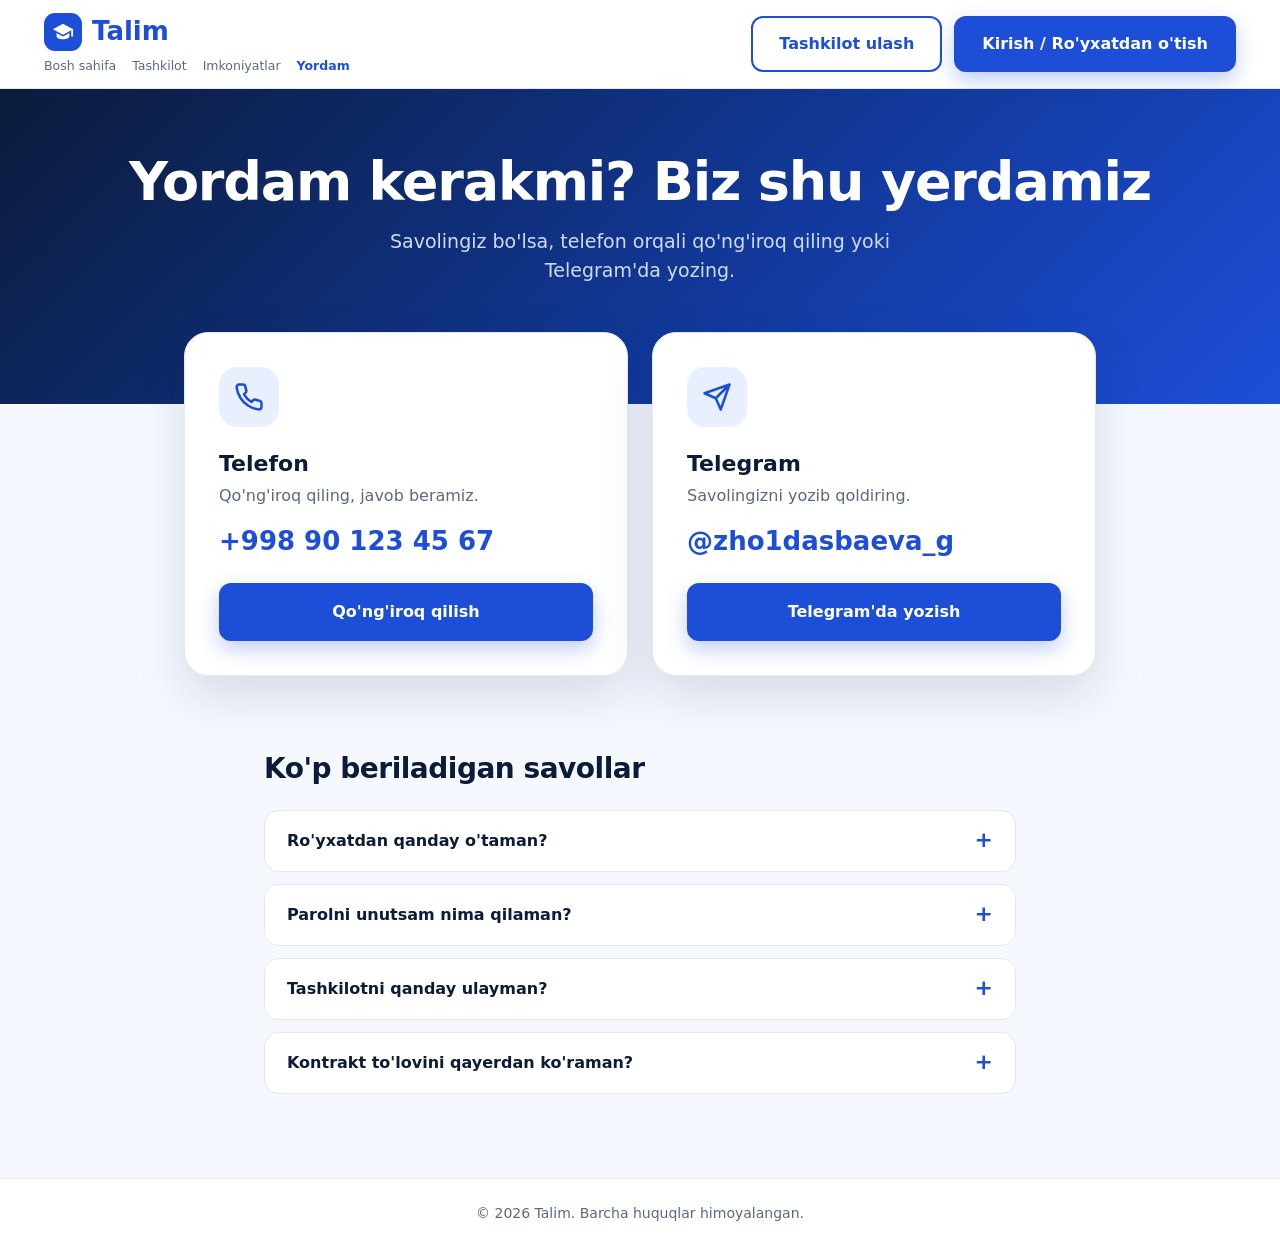
<file: user/templates/yordam.html>
<!DOCTYPE html>
<html lang="uz">
<head>
<meta charset="UTF-8">
<meta name="viewport" content="width=device-width, initial-scale=1">
<title>Yordam — Talim</title>
<style>
:root{--ink:#0b1b3a;--blue:#1d4ed8;--blue-d:#123a9e;--sky:#e8f0ff;--line:#e3e8f2;--mut:#5b6885;--bg:#f5f8ff}
*{box-sizing:border-box;margin:0;padding:0}
body{font-family:"Segoe UI",Inter,system-ui,Arial,sans-serif;color:var(--ink);background:var(--bg);line-height:1.5}
a{text-decoration:none;color:inherit}
a:focus-visible,button:focus-visible,summary:focus-visible{outline:3px solid #93b4ff;outline-offset:2px}

header{background:#fff;border-bottom:1px solid var(--line);position:sticky;top:0;z-index:10}
.bar{max-width:1240px;margin:0 auto;padding:12px 24px;display:flex;align-items:center;justify-content:space-between;gap:24px}
.brand{display:flex;flex-direction:column;gap:6px}
.logo{display:flex;align-items:center;gap:10px;font-size:26px;font-weight:800;color:var(--blue)}
.logo i{width:38px;height:38px;border-radius:11px;background:var(--blue);display:grid;place-items:center}
.logo svg{width:22px;height:22px;fill:#fff}
.mini{display:flex;gap:16px;font-size:12.5px;color:var(--mut)}
.mini a:hover,.mini a.on{color:var(--blue)}
.mini a.on{font-weight:600}
.actions{display:flex;gap:12px}
.btn{display:inline-flex;align-items:center;justify-content:center;gap:8px;padding:14px 26px;border-radius:12px;font-size:16px;font-weight:700;border:2px solid var(--blue);cursor:pointer;transition:.15s;font-family:inherit}
.btn.fill{background:var(--blue);color:#fff;box-shadow:0 8px 20px rgba(29,78,216,.28)}
.btn.fill:hover{background:var(--blue-d);border-color:var(--blue-d)}
.btn.line{background:#fff;color:var(--blue)}
.btn.line:hover{background:var(--sky)}

.top{background:linear-gradient(135deg,#0b1b3a 0%,#123a9e 60%,#1d4ed8 100%);color:#fff;text-align:center;padding:64px 24px 120px}
.top h1{font-size:clamp(34px,5vw,54px);line-height:1.08;letter-spacing:-1.2px;font-weight:800}
.top p{color:#cfdcff;font-size:19px;margin:16px auto 0;max-width:560px}

.contacts{max-width:960px;margin:-72px auto 0;padding:0 24px;display:grid;grid-template-columns:1fr 1fr;gap:24px;position:relative}
.c{background:#fff;border:1px solid var(--line);border-radius:24px;padding:34px;box-shadow:0 20px 50px rgba(11,27,58,.13)}
.ic{width:60px;height:60px;border-radius:18px;background:var(--sky);display:grid;place-items:center;margin-bottom:20px}
.ic svg{width:30px;height:30px;stroke:var(--blue);fill:none;stroke-width:2;stroke-linecap:round;stroke-linejoin:round}
.c h2{font-size:22px;font-weight:800}
.c p{color:var(--mut);margin:4px 0 14px}
.val{font-size:26px;font-weight:800;color:var(--blue);margin-bottom:22px;word-break:break-all}
.c .btn{width:100%;padding:15px}

.faq{max-width:800px;margin:72px auto 0;padding:0 24px 72px}
.faq h3{font-size:28px;font-weight:800;letter-spacing:-.5px;margin-bottom:20px}
details{background:#fff;border:1px solid var(--line);border-radius:14px;margin-bottom:12px}
summary{cursor:pointer;padding:18px 22px;font-weight:700;list-style:none;display:flex;justify-content:space-between;gap:16px}
summary::-webkit-details-marker{display:none}
summary:after{content:"+";color:var(--blue);font-size:22px;line-height:1}
details[open] summary:after{content:"−"}
details p{padding:0 22px 20px;color:var(--mut)}
footer{border-top:1px solid var(--line);background:#fff;padding:24px;text-align:center;color:var(--mut);font-size:14px}

@media(max-width:760px){.contacts{grid-template-columns:1fr}.top{padding:44px 20px 110px}}
@media(max-width:640px){
 .bar{flex-direction:column;align-items:flex-start}
 .actions{width:100%}.actions .btn{flex:1;padding:12px 10px;font-size:14px}
 .mini{flex-wrap:wrap;gap:6px 14px}
 .val{font-size:22px}
}
</style>
</head>
<body>

<header>
 <div class="bar">
  <div class="brand">
   <a href="/" class="logo" aria-label="Talim">
    <i><svg viewBox="0 0 24 24"><path d="M12 3 1 9l11 6 9-4.9V17h2V9L12 3zM5 13.2V17c0 1.7 3.1 3 7 3s7-1.3 7-3v-3.8l-7 3.8-7-3.8z"/></svg></i>
    Talim
   </a>
   <nav class="mini" aria-label="Asosiy menyu">
    <a href="/">Bosh sahifa</a>
    <a href="/tashkilot/">Tashkilot</a>
    <a href="/#imkoniyatlar">Imkoniyatlar</a>
    <a href="/yordam/" class="on">Yordam</a>
   </nav>
  </div>
  <div class="actions">
   <a href="/tashkilot/" class="btn line">Tashkilot ulash</a>
   <a href="/registratsiya/" class="btn fill">Kirish / Ro'yxatdan o'tish</a>
  </div>
 </div>
</header>

<main>
 <div class="top">
  <h1>Yordam kerakmi? Biz shu yerdamiz</h1>
  <p>Savolingiz bo'lsa, telefon orqali qo'ng'iroq qiling yoki Telegram'da yozing.</p>
 </div>

 <div class="contacts">
  <section class="c">
   <div class="ic"><svg viewBox="0 0 24 24"><path d="M22 16.9v3a2 2 0 0 1-2.2 2 19.8 19.8 0 0 1-8.6-3.1 19.5 19.5 0 0 1-6-6A19.8 19.8 0 0 1 2.1 4.2 2 2 0 0 1 4.1 2h3a2 2 0 0 1 2 1.7c.1 1 .4 1.9.7 2.8a2 2 0 0 1-.5 2.1L8 9.9a16 16 0 0 0 6 6l1.3-1.3a2 2 0 0 1 2.1-.4c.9.3 1.8.6 2.8.7a2 2 0 0 1 1.7 2z"/></svg></div>
   <h2>Telefon</h2>
   <p>Qo'ng'iroq qiling, javob beramiz.</p>
   <div class="val">+998 90 123 45 67</div>
   <a href="tel:+998901234567" class="btn fill">Qo'ng'iroq qilish</a>
  </section>

  <section class="c">
   <div class="ic"><svg viewBox="0 0 24 24"><path d="M22 2 11 13M22 2l-7 20-4-9-9-4 20-7z"/></svg></div>
   <h2>Telegram</h2>
   <p>Savolingizni yozib qoldiring.</p>
   <div class="val">@zho1dasbaeva_g</div>
   <a href="https://t.me/zho1dasbaeva_g" target="_blank" rel="noopener" class="btn fill">Telegram'da yozish</a>
  </section>
 </div>

 <section class="faq">
  <h3>Ko'p beriladigan savollar</h3>
  <details><summary>Ro'yxatdan qanday o'taman?</summary><p>"Kirish / Ro'yxatdan o'tish" tugmasini bosing, "Ro'yxatdan o'tish" bo'limini tanlang va ma'lumotlaringizni kiriting.</p></details>
  <details><summary>Parolni unutsam nima qilaman?</summary><p>Kirish sahifasidagi "Parolni unutdingizmi?" havolasini bosing yoki biz bilan telefon yoki Telegram orqali bog'laning.</p></details>
  <details><summary>Tashkilotni qanday ulayman?</summary><p>"Tashkilot ulash" sahifasidagi arizani to'ldiring. Ma'lumotlar 1–2 ish kunida tekshiriladi va siz bilan bog'lanamiz.</p></details>
  <details><summary>Kontrakt to'lovini qayerdan ko'raman?</summary><p>Shaxsiy kabinetingizga kiring. To'lovlar va qarzdorlik holati o'sha yerda ko'rinadi.</p></details>
 </section>
</main>

<footer>© 2026 Talim. Barcha huquqlar himoyalangan.</footer>
</body>
</html>
</file>
